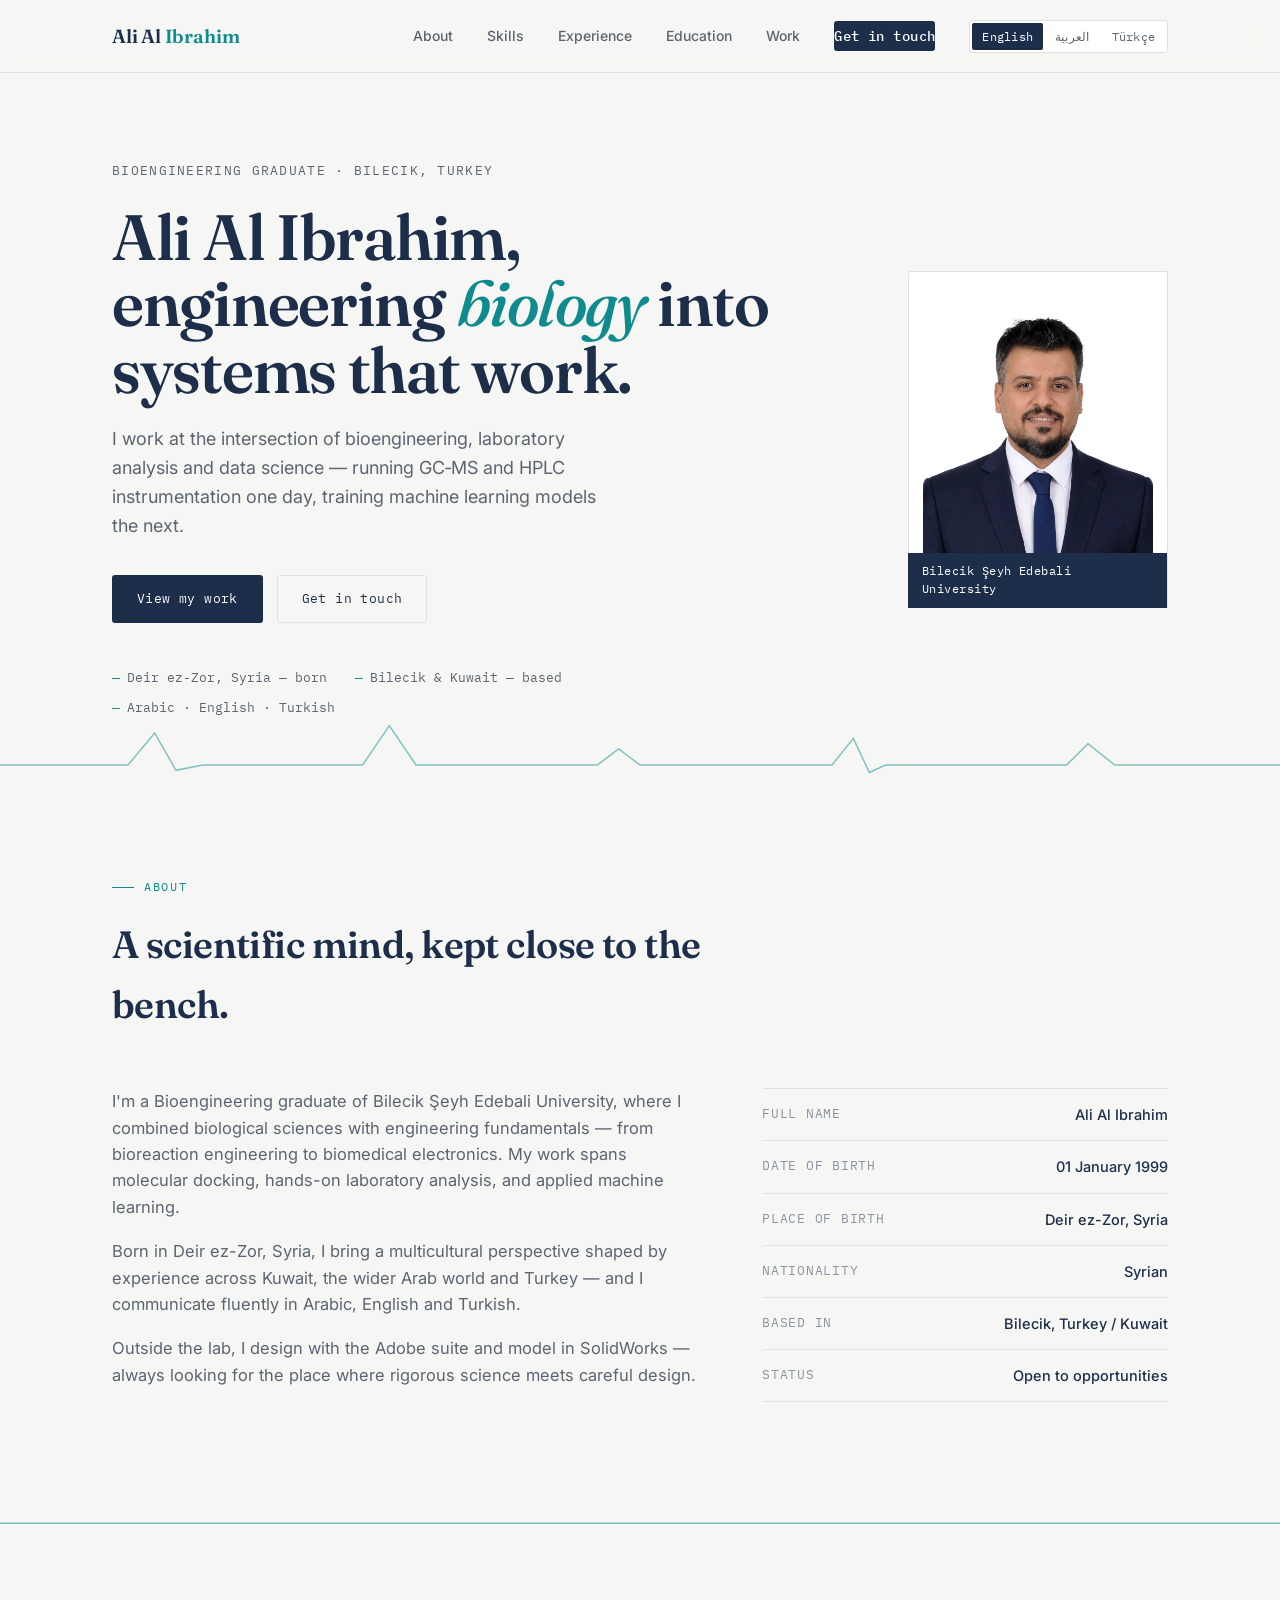
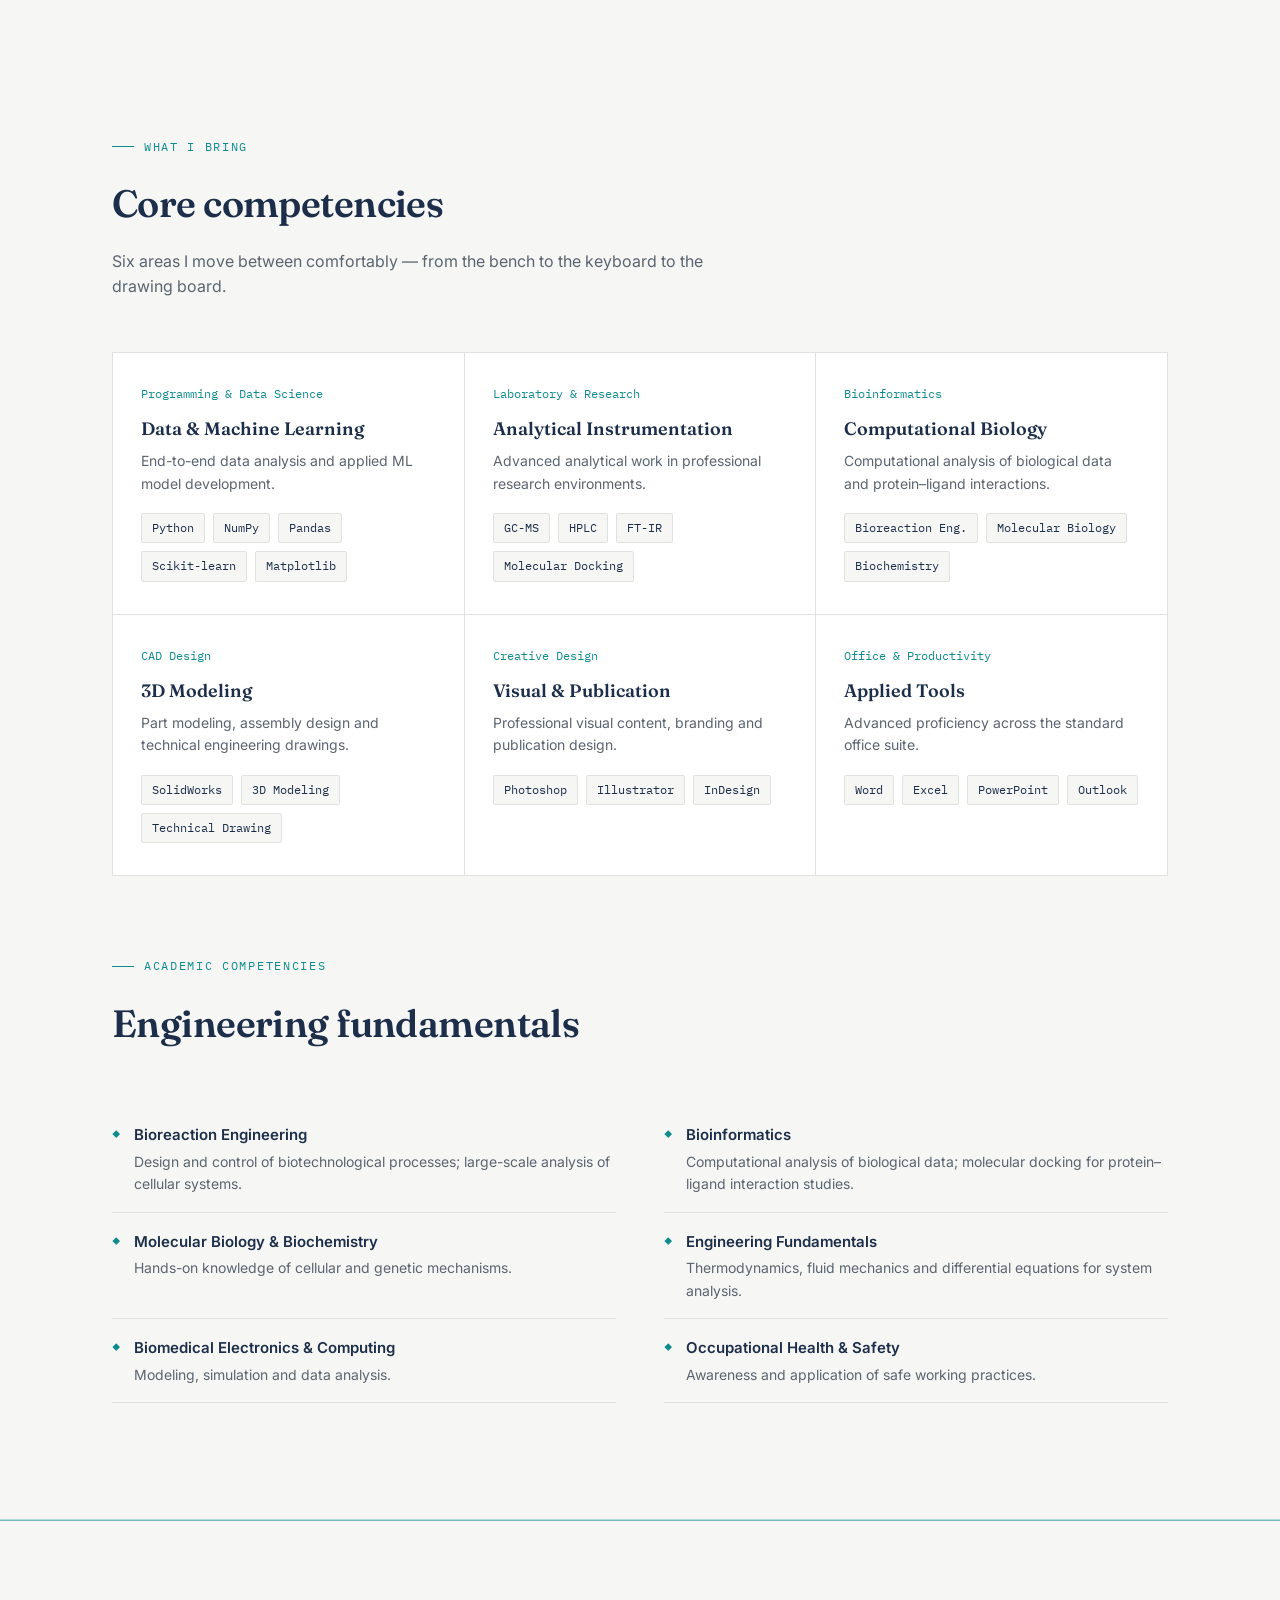
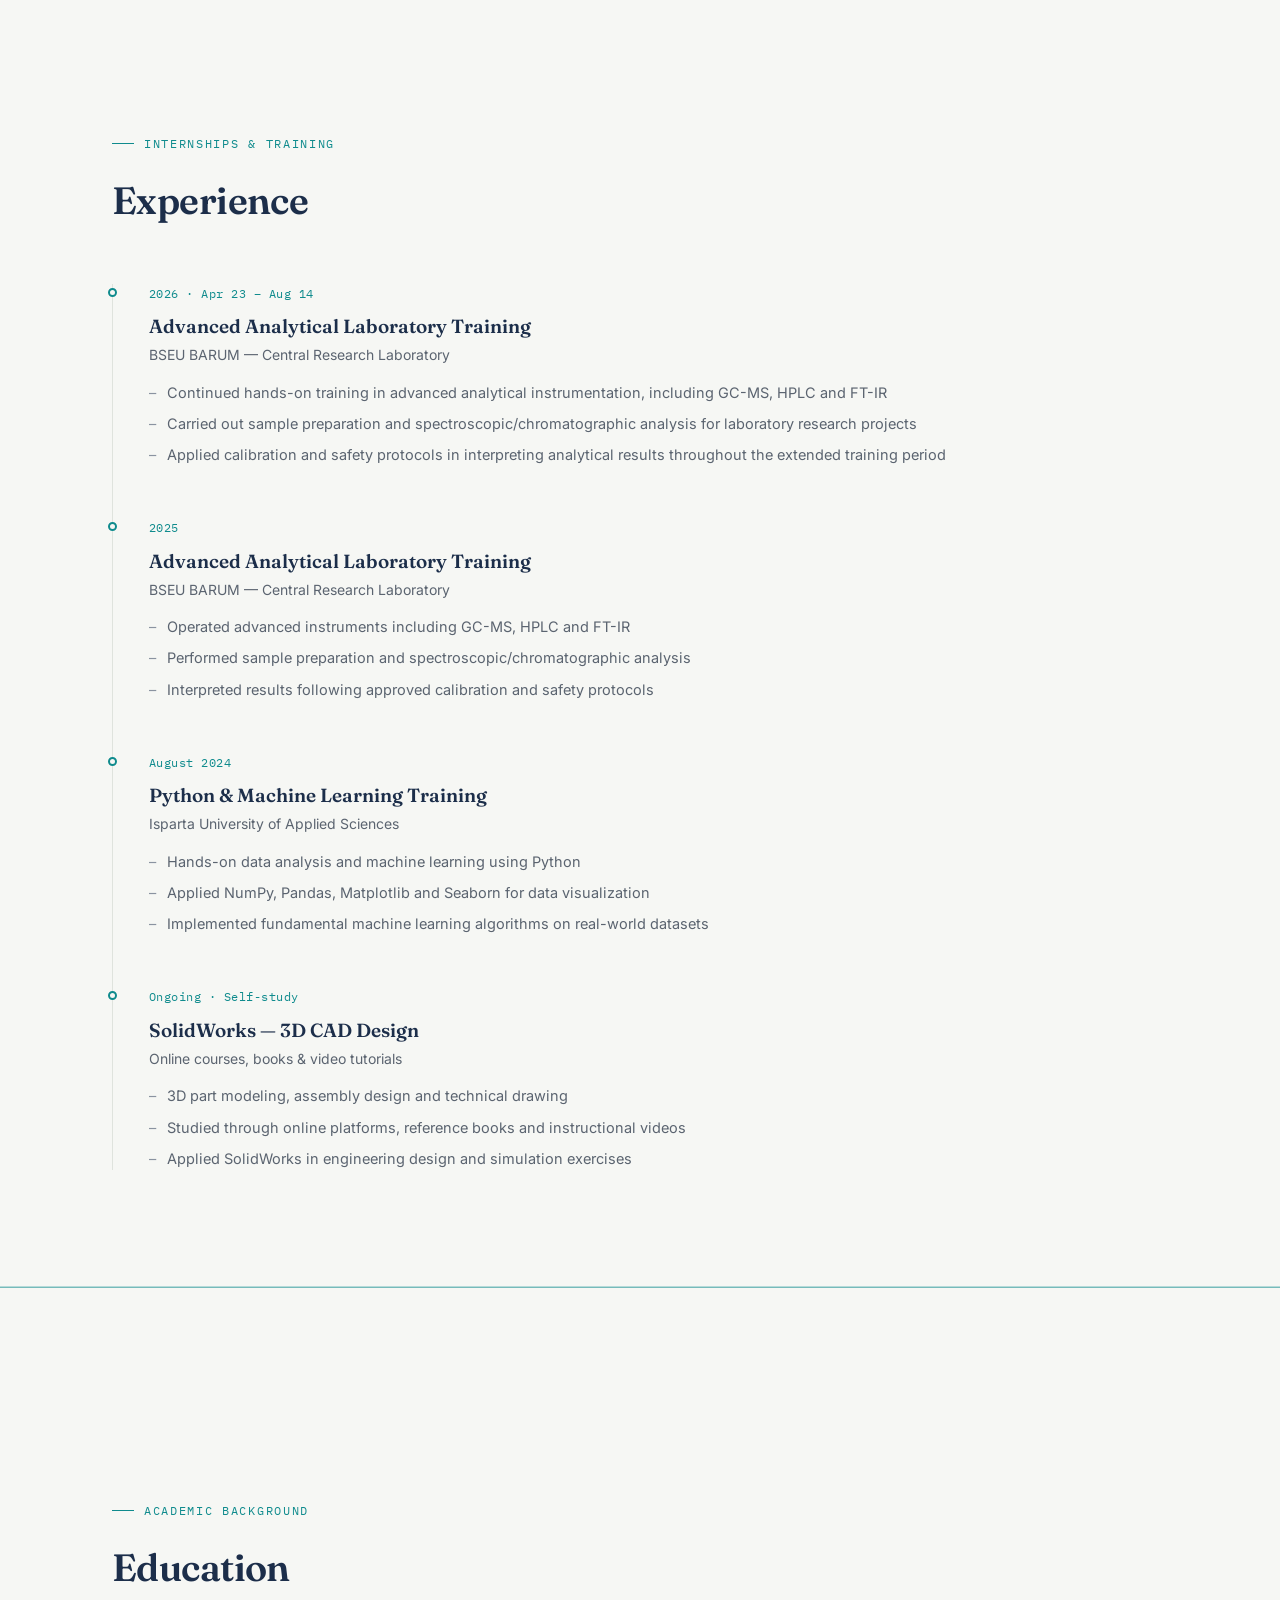
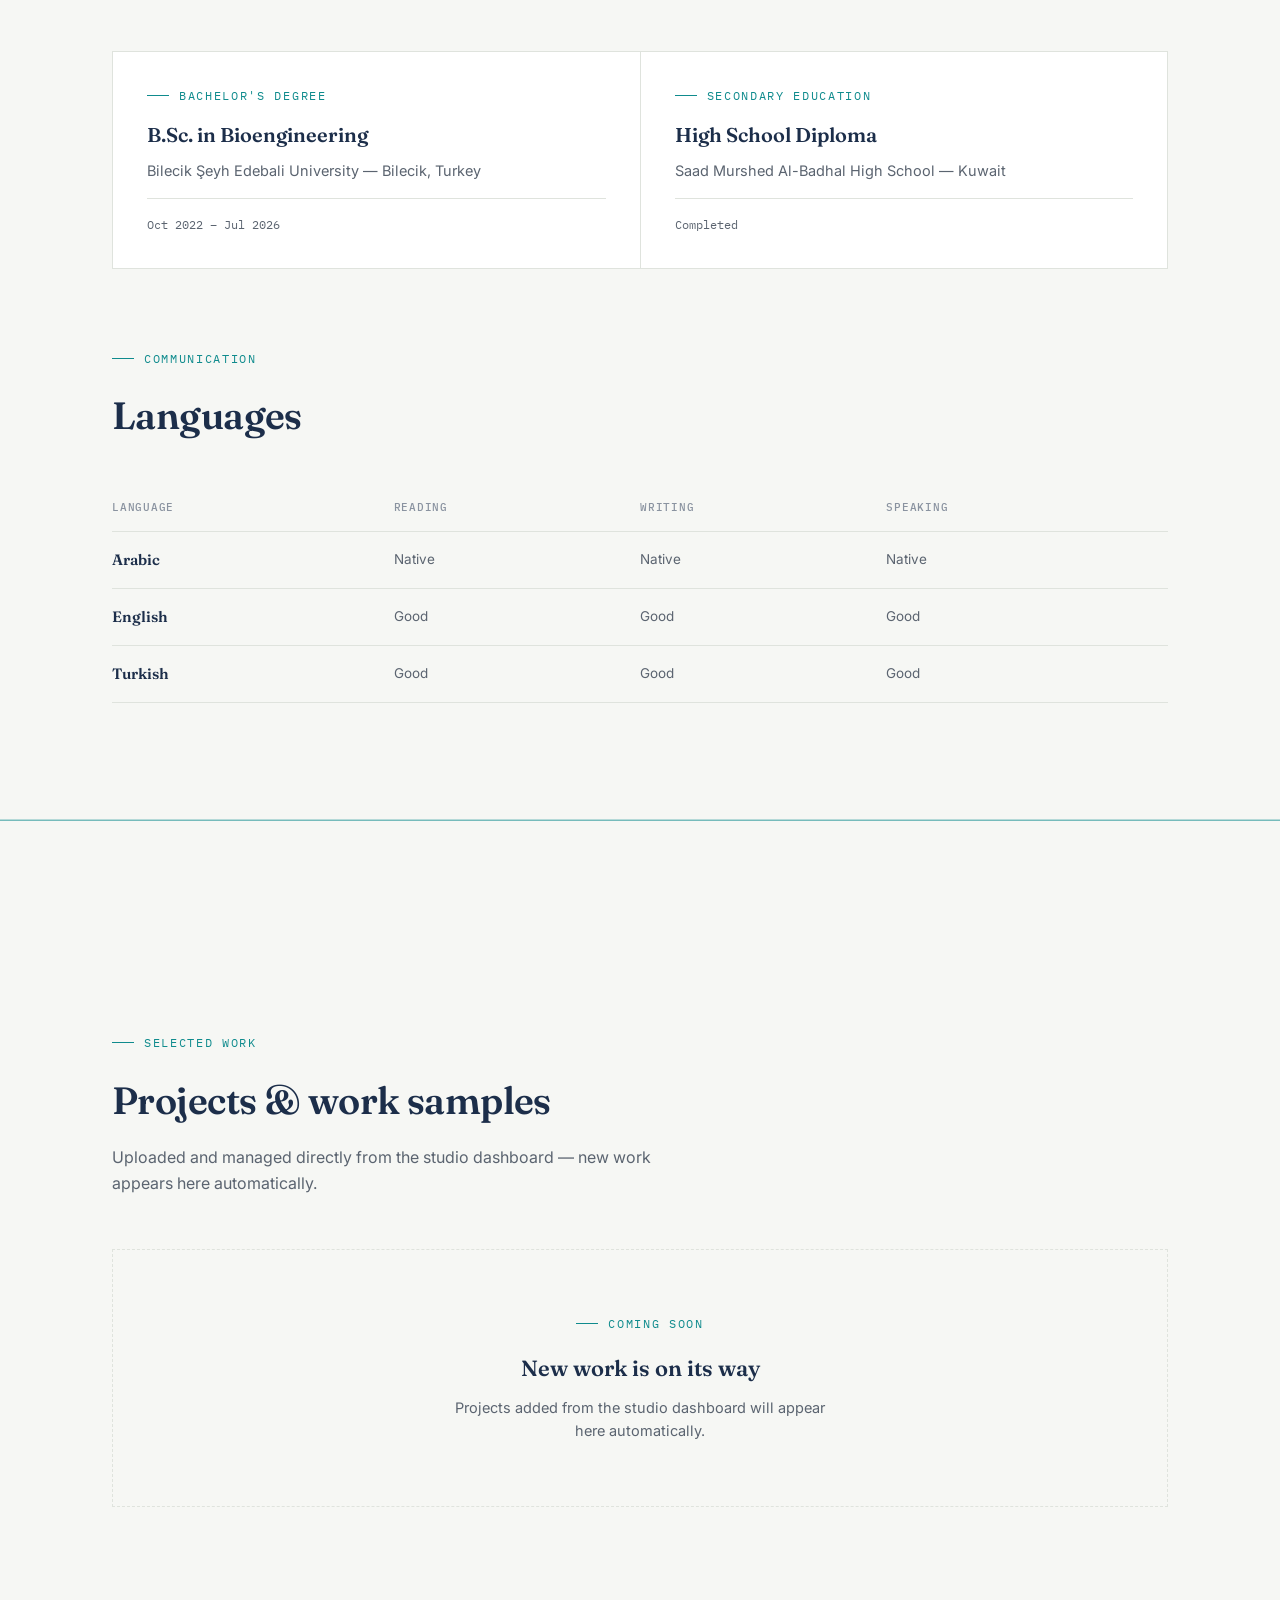
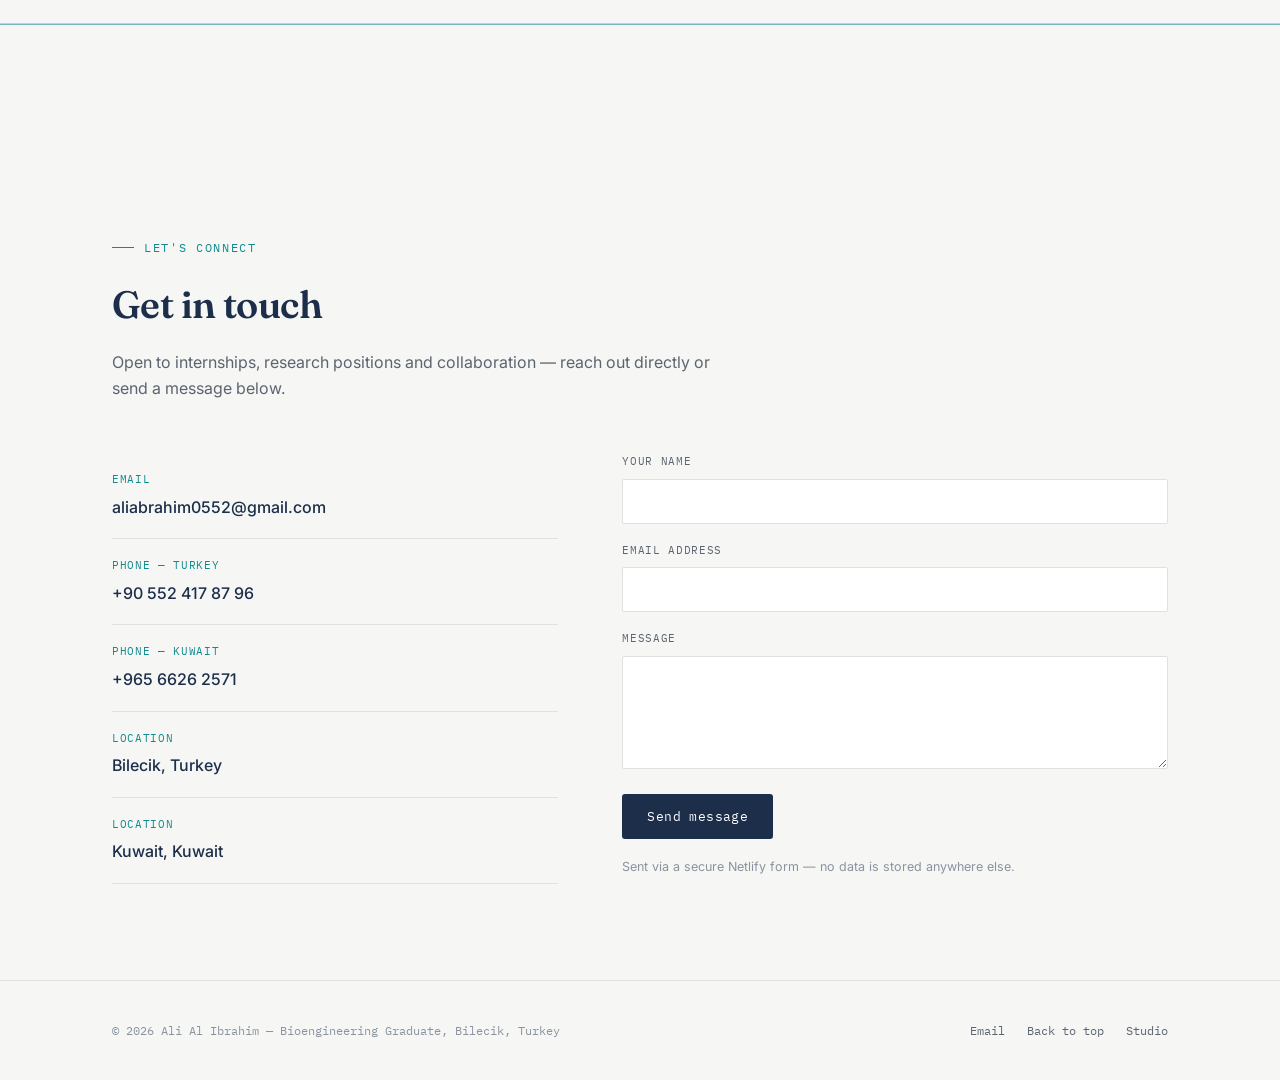
<file: index.html>
<!DOCTYPE html>
<html lang="en">
<head>
<meta charset="UTF-8">
<meta name="viewport" content="width=device-width, initial-scale=1.0">
<title>Ali Al Ibrahim — Bioengineering Graduate</title>
<meta name="description" content="Ali Al Ibrahim — Bioengineering graduate specializing in bioinformatics, laboratory analysis, machine learning and CAD design.">

<link rel="preconnect" href="https://fonts.googleapis.com">
<link rel="preconnect" href="https://fonts.gstatic.com" crossorigin>
<link href="https://fonts.googleapis.com/css2?family=Fraunces:ital,wght@0,500;0,600;1,500&family=Inter:wght@400;500;600&family=IBM+Plex+Mono:wght@400;500&family=Markazi+Text:wght@500;600;700&family=IBM+Plex+Sans+Arabic:wght@400;500;600&display=swap" rel="stylesheet">
<link rel="stylesheet" href="css/style.css">
</head>
<body>

<header class="site-header">
  <nav class="nav">
    <a href="#top" class="nav-brand">Ali Al <em>Ibrahim</em></a>
    <ul class="nav-links" id="navLinks">
      <li><a href="#about" data-i18n="nav.about">About</a></li>
      <li><a href="#skills" data-i18n="nav.skills">Skills</a></li>
      <li><a href="#experience" data-i18n="nav.experience">Experience</a></li>
      <li><a href="#education" data-i18n="nav.education">Education</a></li>
      <li><a href="#work" data-i18n="nav.work">Work</a></li>
      <li><a href="#contact" class="nav-cta" data-i18n="nav.contact">Get in touch</a></li>
      <li class="lang-switch" role="group" aria-label="Language">
        <button type="button" data-lang="en" aria-pressed="true">English</button>
        <button type="button" data-lang="ar" aria-pressed="false">العربية</button>
        <button type="button" data-lang="tr" aria-pressed="false">Türkçe</button>
      </li>
    </ul>
    <button class="nav-toggle" id="navToggle" aria-label="Toggle menu" aria-expanded="false">
      <span></span><span></span><span></span>
    </button>
  </nav>
</header>

<main id="top">

  <!-- ===================== HERO ===================== -->
  <section class="hero">
    <div class="container hero-grid">
      <div class="reveal in">
        <span class="hero-kicker" data-i18n="hero.kicker">Bioengineering Graduate · Bilecik, Turkey</span>
        <h1 data-i18n-html="hero.title.html">Ali Al Ibrahim,<br>engineering <span class="accent">biology</span> into systems that work.</h1>
        <p class="hero-lede" data-i18n="hero.lede">I work at the intersection of bioengineering, laboratory analysis and data science — running GC‑MS and HPLC instrumentation one day, training machine learning models the next.</p>
        <div class="hero-actions">
          <a href="#work" class="btn btn-primary" data-i18n="hero.cta.work">View my work</a>
          <a href="#contact" class="btn btn-ghost" data-i18n="hero.cta.contact">Get in touch</a>
        </div>
        <ul class="hero-meta">
          <li data-i18n="hero.meta1">Deir ez-Zor, Syria — born</li>
          <li data-i18n="hero.meta2">Bilecik &amp; Kuwait — based</li>
          <li data-i18n="hero.meta3">Arabic · English · Turkish</li>
        </ul>
      </div>
      <div class="hero-portrait reveal in">
        <div class="portrait-frame">
          <img src="assets/img/profile.jpg" alt="Portrait of Ali Al Ibrahim">
          <span class="portrait-tag" data-i18n="hero.portrait.tag">Bilecik Şeyh Edebali University</span>
        </div>
      </div>
    </div>
    <svg class="trace hero-trace" viewBox="0 0 1200 60" preserveAspectRatio="none" aria-hidden="true">
      <path d="M0,45 L120,45 L145,15 L165,50 L190,45 L340,45 L365,8 L390,45 L560,45 L580,30 L600,45 L780,45 L800,20 L815,52 L830,45 L1000,45 L1020,25 L1045,45 L1200,45"/>
    </svg>
  </section>

  <!-- ===================== ABOUT ===================== -->
  <section id="about">
    <div class="container">
      <div class="section-head reveal">
        <span class="eyebrow" data-i18n="about.eyebrow">About</span>
        <h2 data-i18n="about.h2">A scientific mind, kept close to the bench.</h2>
      </div>
      <div class="about-grid">
        <div class="about-body reveal">
          <p data-i18n="about.p1">I'm a Bioengineering graduate of Bilecik Şeyh Edebali University, where I combined biological sciences with engineering fundamentals — from bioreaction engineering to biomedical electronics. My work spans molecular docking, hands-on laboratory analysis, and applied machine learning.</p>
          <p data-i18n="about.p2">Born in Deir ez-Zor, Syria, I bring a multicultural perspective shaped by experience across Kuwait, the wider Arab world and Turkey — and I communicate fluently in Arabic, English and Turkish.</p>
          <p data-i18n="about.p3">Outside the lab, I design with the Adobe suite and model in SolidWorks — always looking for the place where rigorous science meets careful design.</p>
        </div>
        <ul class="info-list reveal">
          <li><span class="k" data-i18n="about.k.name">Full name</span><span class="v" data-i18n="about.v.name">Ali Al Ibrahim</span></li>
          <li><span class="k" data-i18n="about.k.dob">Date of birth</span><span class="v" data-i18n="about.v.dob">01 January 1999</span></li>
          <li><span class="k" data-i18n="about.k.pob">Place of birth</span><span class="v" data-i18n="about.v.pob">Deir ez-Zor, Syria</span></li>
          <li><span class="k" data-i18n="about.k.nat">Nationality</span><span class="v" data-i18n="about.v.nat">Syrian</span></li>
          <li><span class="k" data-i18n="about.k.based">Based in</span><span class="v" data-i18n="about.v.based">Bilecik, Turkey / Kuwait</span></li>
          <li><span class="k" data-i18n="about.k.status">Status</span><span class="v" data-i18n="about.v.status">Open to opportunities</span></li>
        </ul>
      </div>
    </div>
  </section>

  <svg class="trace trace-divider" viewBox="0 0 1200 40" preserveAspectRatio="none" aria-hidden="true"><path d="M0,20 L1200,20"/></svg>

  <!-- ===================== SKILLS ===================== -->
  <section id="skills">
    <div class="container">
      <div class="section-head reveal">
        <span class="eyebrow" data-i18n="skills.eyebrow">What I bring</span>
        <h2 data-i18n="skills.h2">Core competencies</h2>
        <p data-i18n="skills.p">Six areas I move between comfortably — from the bench to the keyboard to the drawing board.</p>
      </div>

      <div class="skills-grid reveal">
        <div class="skill-card">
          <span class="cat-num" data-i18n="skill1.cat">Programming &amp; Data Science</span>
          <h3 data-i18n="skill1.h3">Data &amp; Machine Learning</h3>
          <p class="desc" data-i18n="skill1.desc">End-to-end data analysis and applied ML model development.</p>
          <div class="tag-row">
            <span class="tag">Python</span><span class="tag">NumPy</span><span class="tag">Pandas</span><span class="tag">Scikit-learn</span><span class="tag">Matplotlib</span>
          </div>
        </div>
        <div class="skill-card">
          <span class="cat-num" data-i18n="skill2.cat">Laboratory &amp; Research</span>
          <h3 data-i18n="skill2.h3">Analytical Instrumentation</h3>
          <p class="desc" data-i18n="skill2.desc">Advanced analytical work in professional research environments.</p>
          <div class="tag-row">
            <span class="tag">GC-MS</span><span class="tag">HPLC</span><span class="tag">FT-IR</span><span class="tag">Molecular Docking</span>
          </div>
        </div>
        <div class="skill-card">
          <span class="cat-num" data-i18n="skill3.cat">Bioinformatics</span>
          <h3 data-i18n="skill3.h3">Computational Biology</h3>
          <p class="desc" data-i18n="skill3.desc">Computational analysis of biological data and protein–ligand interactions.</p>
          <div class="tag-row">
            <span class="tag">Bioreaction Eng.</span><span class="tag">Molecular Biology</span><span class="tag">Biochemistry</span>
          </div>
        </div>
        <div class="skill-card">
          <span class="cat-num" data-i18n="skill4.cat">CAD Design</span>
          <h3 data-i18n="skill4.h3">3D Modeling</h3>
          <p class="desc" data-i18n="skill4.desc">Part modeling, assembly design and technical engineering drawings.</p>
          <div class="tag-row">
            <span class="tag">SolidWorks</span><span class="tag">3D Modeling</span><span class="tag">Technical Drawing</span>
          </div>
        </div>
        <div class="skill-card">
          <span class="cat-num" data-i18n="skill5.cat">Creative Design</span>
          <h3 data-i18n="skill5.h3">Visual &amp; Publication</h3>
          <p class="desc" data-i18n="skill5.desc">Professional visual content, branding and publication design.</p>
          <div class="tag-row">
            <span class="tag">Photoshop</span><span class="tag">Illustrator</span><span class="tag">InDesign</span>
          </div>
        </div>
        <div class="skill-card">
          <span class="cat-num" data-i18n="skill6.cat">Office &amp; Productivity</span>
          <h3 data-i18n="skill6.h3">Applied Tools</h3>
          <p class="desc" data-i18n="skill6.desc">Advanced proficiency across the standard office suite.</p>
          <div class="tag-row">
            <span class="tag">Word</span><span class="tag">Excel</span><span class="tag">PowerPoint</span><span class="tag">Outlook</span>
          </div>
        </div>
      </div>

      <div class="section-head reveal" style="margin-top:80px;">
        <span class="eyebrow" data-i18n="academic.eyebrow">Academic competencies</span>
        <h2 data-i18n="academic.h2">Engineering fundamentals</h2>
      </div>
      <ul class="competency-list reveal">
        <li><div><span class="t" data-i18n="ac1.t">Bioreaction Engineering</span><span class="d" data-i18n="ac1.d">Design and control of biotechnological processes; large-scale analysis of cellular systems.</span></div></li>
        <li><div><span class="t" data-i18n="ac2.t">Bioinformatics</span><span class="d" data-i18n="ac2.d">Computational analysis of biological data; molecular docking for protein–ligand interaction studies.</span></div></li>
        <li><div><span class="t" data-i18n="ac3.t">Molecular Biology &amp; Biochemistry</span><span class="d" data-i18n="ac3.d">Hands-on knowledge of cellular and genetic mechanisms.</span></div></li>
        <li><div><span class="t" data-i18n="ac4.t">Engineering Fundamentals</span><span class="d" data-i18n="ac4.d">Thermodynamics, fluid mechanics and differential equations for system analysis.</span></div></li>
        <li><div><span class="t" data-i18n="ac5.t">Biomedical Electronics &amp; Computing</span><span class="d" data-i18n="ac5.d">Modeling, simulation and data analysis.</span></div></li>
        <li><div><span class="t" data-i18n="ac6.t">Occupational Health &amp; Safety</span><span class="d" data-i18n="ac6.d">Awareness and application of safe working practices.</span></div></li>
      </ul>
    </div>
  </section>

  <svg class="trace trace-divider" viewBox="0 0 1200 40" preserveAspectRatio="none" aria-hidden="true"><path d="M0,20 L1200,20"/></svg>

  <!-- ===================== EXPERIENCE ===================== -->
  <section id="experience">
    <div class="container">
      <div class="section-head reveal">
        <span class="eyebrow" data-i18n="experience.eyebrow">Internships &amp; training</span>
        <h2 data-i18n="experience.h2">Experience</h2>
      </div>
      <div class="timeline reveal">

        <div class="tl-item">
          <span class="tl-date" data-i18n="exp1.date">2026 · 23 Apr – 14 Aug</span>
          <h3 data-i18n="exp1.h3">Advanced Analytical Laboratory Training</h3>
          <span class="tl-org" data-i18n="exp1.org">BSEU BARUM — Central Research Laboratory</span>
          <ul>
            <li data-i18n="exp1.b1">Continued hands-on training in advanced analytical instrumentation, including GC-MS, HPLC and FT-IR</li>
            <li data-i18n="exp1.b2">Carried out sample preparation and spectroscopic/chromatographic analysis for laboratory research projects</li>
            <li data-i18n="exp1.b3">Applied calibration and safety protocols in interpreting analytical results throughout the extended training period</li>
          </ul>
        </div>

        <div class="tl-item">
          <span class="tl-date" data-i18n="exp2.date">2025</span>
          <h3 data-i18n="exp2.h3">Advanced Analytical Laboratory Training</h3>
          <span class="tl-org" data-i18n="exp2.org">BSEU BARUM — Central Research Laboratory</span>
          <ul>
            <li data-i18n="exp2.b1">Operated advanced instruments including GC-MS, HPLC and FT-IR</li>
            <li data-i18n="exp2.b2">Performed sample preparation and spectroscopic/chromatographic analysis</li>
            <li data-i18n="exp2.b3">Interpreted results following approved calibration and safety protocols</li>
          </ul>
        </div>

        <div class="tl-item">
          <span class="tl-date" data-i18n="exp3.date">August 2024</span>
          <h3 data-i18n="exp3.h3">Python &amp; Machine Learning Training</h3>
          <span class="tl-org" data-i18n="exp3.org">Isparta University of Applied Sciences</span>
          <ul>
            <li data-i18n="exp3.b1">Hands-on data analysis and machine learning using Python</li>
            <li data-i18n="exp3.b2">Applied NumPy, Pandas, Matplotlib and Seaborn for data visualization</li>
            <li data-i18n="exp3.b3">Implemented fundamental machine learning algorithms on real-world datasets</li>
          </ul>
        </div>

        <div class="tl-item">
          <span class="tl-date" data-i18n="exp4.date">Ongoing · Self-study</span>
          <h3 data-i18n="exp4.h3">SolidWorks — 3D CAD Design</h3>
          <span class="tl-org" data-i18n="exp4.org">Online courses, books &amp; video tutorials</span>
          <ul>
            <li data-i18n="exp4.b1">3D part modeling, assembly design and technical drawing</li>
            <li data-i18n="exp4.b2">Studied through online platforms, reference books and instructional videos</li>
            <li data-i18n="exp4.b3">Applied SolidWorks in engineering design and simulation exercises</li>
          </ul>
        </div>

      </div>
    </div>
  </section>

  <svg class="trace trace-divider" viewBox="0 0 1200 40" preserveAspectRatio="none" aria-hidden="true"><path d="M0,20 L1200,20"/></svg>

  <!-- ===================== EDUCATION ===================== -->
  <section id="education">
    <div class="container">
      <div class="section-head reveal">
        <span class="eyebrow" data-i18n="education.eyebrow">Academic background</span>
        <h2 data-i18n="education.h2">Education</h2>
      </div>
      <div class="edu-grid reveal">
        <div class="edu-card">
          <span class="eyebrow" data-i18n="edu1.eyebrow">Bachelor's degree</span>
          <h3 data-i18n="edu1.h3">B.Sc. in Bioengineering</h3>
          <span class="org" data-i18n="edu1.org">Bilecik Şeyh Edebali University — Bilecik, Turkey</span>
          <div class="edu-meta">
            <span class="date" data-i18n="edu1.date">Oct 2022 – Jul 2026</span>
          </div>
        </div>
        <div class="edu-card">
          <span class="eyebrow" data-i18n="edu2.eyebrow">Secondary education</span>
          <h3 data-i18n="edu2.h3">High School Diploma</h3>
          <span class="org" data-i18n="edu2.org">Saad Murshed Al-Badhal High School — Kuwait</span>
          <div class="edu-meta">
            <span class="date" data-i18n="edu2.date">Completed</span>
          </div>
        </div>
      </div>

      <div class="section-head reveal" style="margin-top:80px;">
        <span class="eyebrow" data-i18n="languages.eyebrow">Communication</span>
        <h2 data-i18n="languages.h2">Languages</h2>
      </div>
      <table class="lang-table reveal">
        <thead>
          <tr>
            <th data-i18n="lang.th.language">Language</th>
            <th data-i18n="lang.th.reading">Reading</th>
            <th data-i18n="lang.th.writing">Writing</th>
            <th data-i18n="lang.th.speaking">Speaking</th>
          </tr>
        </thead>
        <tbody>
          <tr>
            <td data-i18n="lang.arabic">Arabic</td>
            <td data-i18n="lang.native">Native</td>
            <td data-i18n="lang.native">Native</td>
            <td data-i18n="lang.native">Native</td>
          </tr>
          <tr>
            <td data-i18n="lang.english">English</td>
            <td data-i18n="lang.good">Good</td>
            <td data-i18n="lang.good">Good</td>
            <td data-i18n="lang.good">Good</td>
          </tr>
          <tr>
            <td data-i18n="lang.turkish">Turkish</td>
            <td data-i18n="lang.good">Good</td>
            <td data-i18n="lang.good">Good</td>
            <td data-i18n="lang.good">Good</td>
          </tr>
        </tbody>
      </table>
    </div>
  </section>

  <svg class="trace trace-divider" viewBox="0 0 1200 40" preserveAspectRatio="none" aria-hidden="true"><path d="M0,20 L1200,20"/></svg>

  <!-- ===================== PORTFOLIO / WORK ===================== -->
  <section id="work">
    <div class="container">
      <div class="section-head reveal">
        <span class="eyebrow" data-i18n="work.eyebrow">Selected work</span>
        <h2 data-i18n="work.h2">Projects &amp; work samples</h2>
        <p data-i18n="work.p">Uploaded and managed directly from the studio dashboard — new work appears here automatically.</p>
      </div>
      <div id="portfolioGrid" class="portfolio-grid reveal" aria-live="polite">
        <!-- Populated by js/portfolio.js. Falls back to .portfolio-empty below if none exist yet. -->
      </div>
    </div>
  </section>

  <svg class="trace trace-divider" viewBox="0 0 1200 40" preserveAspectRatio="none" aria-hidden="true"><path d="M0,20 L1200,20"/></svg>

  <!-- ===================== CONTACT ===================== -->
  <section id="contact">
    <div class="container">
      <div class="section-head reveal">
        <span class="eyebrow" data-i18n="contact.eyebrow">Let's connect</span>
        <h2 data-i18n="contact.h2">Get in touch</h2>
        <p data-i18n="contact.p">Open to internships, research positions and collaboration — reach out directly or send a message below.</p>
      </div>
      <div class="contact-wrap">
        <ul class="contact-list reveal">
          <li><span class="k" data-i18n="contact.k.email">Email</span><a class="v" href="mailto:aliabrahim0552@gmail.com">aliabrahim0552@gmail.com</a></li>
          <li><span class="k" data-i18n="contact.k.phoneTr">Phone — Turkey</span><a class="v" href="tel:+905524178796">+90 552 417 87 96</a></li>
          <li><span class="k" data-i18n="contact.k.phoneKw">Phone — Kuwait</span><a class="v" href="tel:+96566262571">+965 6626 2571</a></li>
          <li><span class="k" data-i18n="contact.k.loc">Location</span><span class="v" data-i18n="contact.v.locTr">Bilecik, Turkey</span></li>
          <li><span class="k" data-i18n="contact.k.loc">Location</span><span class="v" data-i18n="contact.v.locKw">Kuwait, Kuwait</span></li>
        </ul>

        <form class="form-grid reveal" name="contact" method="POST" data-netlify="true" netlify-honeypot="bot-field">
          <input type="hidden" name="form-name" value="contact">
          <p style="position:absolute; left:-9999px;">
            <label>Don't fill this out: <input name="bot-field"></label>
          </p>
          <div class="field">
            <label for="name" data-i18n="form.name">Your name</label>
            <input id="name" name="name" type="text" required>
          </div>
          <div class="field">
            <label for="email" data-i18n="form.email">Email address</label>
            <input id="email" name="email" type="email" required>
          </div>
          <div class="field">
            <label for="message" data-i18n="form.message">Message</label>
            <textarea id="message" name="message" rows="5" required></textarea>
          </div>
          <button type="submit" class="btn btn-primary" style="align-self:flex-start;" data-i18n="form.submit">Send message</button>
          <p class="form-note" data-i18n="form.note">Sent via a secure Netlify form — no data is stored anywhere else.</p>
        </form>
      </div>
    </div>
  </section>

</main>

<footer>
  <div class="container footer-row">
    <p data-i18n-copyright>© 2026 Ali Al Ibrahim — Bioengineering Graduate, Bilecik, Turkey</p>
    <div class="footer-links">
      <a href="mailto:aliabrahim0552@gmail.com" data-i18n="footer.email">Email</a>
      <a href="#top" data-i18n="footer.top">Back to top</a>
      <a href="/admin/" rel="nofollow" data-i18n="footer.studio">Studio</a>
    </div>
  </div>
</footer>

<script src="js/i18n.js"></script>
<script src="js/main.js"></script>
<script src="js/portfolio.js"></script>
</body>
</html>
</file>
<file: css/style.css>
/* ============================================================
   Ali Al Ibrahim — Bioengineering Portfolio
   Design tokens
   ============================================================ */
:root{
  --ink:        #10151C;
  --navy:       #1C2E4A;
  --navy-2:     #142238;
  --teal:       #0F8B8D;
  --teal-dim:   #0F8B8D22;
  --paper:      #F6F7F4;
  --paper-2:    #FFFFFF;
  --line:       #DFE3DD;
  --slate:      #5B6470;
  --slate-2:    #8A93A0;

  --font-display: "Fraunces", Georgia, "Times New Roman", serif;
  --font-body:    "Inter", -apple-system, BlinkMacSystemFont, "Segoe UI", sans-serif;
  --font-mono:    "IBM Plex Mono", ui-monospace, "SFMono-Regular", Menlo, monospace;

  --maxw: 1120px;
  --radius: 3px;
}

/* Per-language font stacks. Latin (en / tr) uses the editorial pairing;
   Arabic swaps in matching Arabic-script families so headings keep an
   editorial serif feel and body text stays highly legible. */
:root[lang="ar"]{
  --font-display: "Markazi Text", serif;
  --font-body:    "IBM Plex Sans Arabic", "Inter", sans-serif;
  --font-mono:    "IBM Plex Sans Arabic", sans-serif;
}

*,*::before,*::after{ box-sizing:border-box; }
html{ scroll-behavior:smooth; }
body{
  margin:0;
  background:var(--paper);
  color:var(--ink);
  font-family:var(--font-body);
  font-size:16px;
  line-height:1.6;
  -webkit-font-smoothing:antialiased;
}
[lang="ar"] body{ font-size:16.5px; line-height:1.8; }
[dir="rtl"] .eyebrow{ letter-spacing:0; }
img{ max-width:100%; display:block; }
a{ color:inherit; text-decoration:none; }
ul{ margin:0; padding:0; list-style:none; }
h1,h2,h3,h4{ margin:0; font-family:var(--font-display); font-weight:600; color:var(--navy); }
p{ margin:0; }
section{ padding:96px 0; }
.container{ max-width:var(--maxw); margin:0 auto; padding:0 32px; }

:focus-visible{ outline:2px solid var(--teal); outline-offset:3px; }

@media (prefers-reduced-motion: reduce){
  *{ animation-duration:0.01ms !important; animation-iteration-count:1 !important; transition-duration:0.01ms !important; scroll-behavior:auto !important; }
}

/* ---------- Eyebrow / mono labels ---------- */
.eyebrow{
  font-family:var(--font-mono);
  font-size:12px;
  letter-spacing:.14em;
  text-transform:uppercase;
  color:var(--teal);
  display:flex;
  align-items:center;
  gap:10px;
  margin-bottom:18px;
}
.eyebrow::before{
  content:"";
  width:22px; height:1px;
  background:var(--teal);
  display:inline-block;
}

/* ---------- Spectral trace signature (chromatogram / spectrum line) ---------- */
.trace{ display:block; width:100%; height:auto; }
.trace path{ fill:none; stroke:var(--teal); stroke-width:1.4; }
.trace-divider{ margin:0 0 96px; opacity:.55; }
.hero-trace{ position:absolute; inset:auto 0 0 0; opacity:.5; pointer-events:none; }

/* ============================================================
   Header / Nav
   ============================================================ */
header.site-header{
  position:sticky; top:0; z-index:50;
  background:rgba(246,247,244,.88);
  backdrop-filter:saturate(160%) blur(8px);
  border-bottom:1px solid var(--line);
}
.nav{
  max-width:var(--maxw); margin:0 auto; padding:0 32px;
  display:flex; align-items:center; justify-content:space-between;
  height:72px;
}
.nav-brand{
  font-family:var(--font-display); font-weight:600; font-size:19px; color:var(--navy);
  letter-spacing:-.01em;
}
.nav-brand em{ color:var(--teal); font-style:normal; }
.nav-links{ display:flex; gap:34px; align-items:center; }
.nav-links a{
  font-size:14px; color:var(--slate); font-weight:500;
  position:relative; padding:6px 0;
  transition:color .2s ease;
}
.nav-links a:hover{ color:var(--navy); }
.nav-links a::after{
  content:""; position:absolute; left:0; right:0; bottom:0; height:1px;
  background:var(--teal); transform:scaleX(0); transform-origin:left;
  transition:transform .25s ease;
}
.nav-links a:hover::after{ transform:scaleX(1); }
.nav-cta{
  font-family:var(--font-mono); font-size:12.5px; letter-spacing:.03em;
  background:var(--navy); color:#fff !important; padding:9px 18px; border-radius:var(--radius);
  transition:background .2s ease;
}
.nav-cta:hover{ background:var(--navy-2); }
.nav-toggle{ display:none; background:none; border:0; cursor:pointer; padding:8px; }
.nav-toggle span{ display:block; width:22px; height:2px; background:var(--navy); margin:5px 0; }

/* ---------- Language switcher ---------- */
.lang-switch{
  display:flex; align-items:center; gap:2px;
  border:1px solid var(--line); border-radius:3px; padding:2px;
  background:var(--paper-2);
}
.lang-switch button{
  font-family:var(--font-mono); font-size:11.5px; letter-spacing:.02em;
  background:none; border:0; cursor:pointer; color:var(--slate);
  padding:6px 10px; border-radius:2px; transition:background .2s ease,color .2s ease;
}
.lang-switch button:hover{ color:var(--navy); }
.lang-switch button[aria-pressed="true"]{ background:var(--navy); color:#fff; }

/* ============================================================
   Hero
   ============================================================ */
.hero{
  position:relative;
  padding:88px 0 64px;
  overflow:hidden;
}
.hero-grid{
  display:grid;
  grid-template-columns:1.4fr .6fr;
  gap:56px;
  align-items:center;
}
.hero-kicker{
  font-family:var(--font-mono); font-size:13px; letter-spacing:.1em; text-transform:uppercase;
  color:var(--slate); margin-bottom:22px; display:block;
}
.hero h1{
  font-size:clamp(40px,5.6vw,64px);
  line-height:1.04;
  letter-spacing:-.02em;
  margin-bottom:22px;
}
.hero h1 .accent{ color:var(--teal); font-style:italic; font-weight:500; }
.hero-lede{
  font-size:18px; color:var(--slate); max-width:46ch; margin-bottom:34px;
}
.hero-actions{ display:flex; gap:14px; flex-wrap:wrap; margin-bottom:44px; }
.btn{
  font-family:var(--font-mono); font-size:13px; letter-spacing:.03em;
  padding:13px 24px; border-radius:var(--radius);
  display:inline-flex; align-items:center; gap:8px;
  transition:all .2s ease; border:1px solid transparent;
}
.btn-primary{ background:var(--navy); color:#fff; }
.btn-primary:hover{ background:var(--navy-2); transform:translateY(-1px); }
.btn-ghost{ border-color:var(--line); color:var(--navy); }
.btn-ghost:hover{ border-color:var(--navy); }

.hero-meta{
  display:flex; flex-wrap:wrap; gap:10px 28px;
  font-family:var(--font-mono); font-size:12.5px; color:var(--slate);
}
.hero-meta li{ display:flex; align-items:center; gap:7px; }
.hero-meta li::before{ content:"—"; color:var(--teal); }

.hero-portrait{ position:relative; max-width:260px; margin-inline-start:auto; }
.portrait-frame{
  position:relative;
  border:1px solid var(--line);
  padding:14px;
  background:var(--paper-2);
  border-radius:2px;
}
.portrait-frame img{
  width:100%; aspect-ratio:3/4; object-fit:cover; object-position:top center;
  filter:grayscale(14%) contrast(1.02);
}
.portrait-tag{
  position:absolute; left:-1px; bottom:-1px;
  background:var(--navy); color:#fff;
  font-family:var(--font-mono); font-size:11.5px; letter-spacing:.04em;
  padding:9px 14px;
}

/* ============================================================
   Section heading pattern
   ============================================================ */
.section-head{ margin-bottom:52px; max-width:60ch; }
.section-head h2{ font-size:clamp(28px,3.4vw,38px); letter-spacing:-.015em; }
.section-head p{ color:var(--slate); margin-top:14px; font-size:16px; }

/* ============================================================
   About
   ============================================================ */
.about-grid{ display:grid; grid-template-columns:1.3fr .9fr; gap:64px; }
.about-body p{ color:var(--slate); font-size:16.5px; margin-bottom:18px; }
.about-body strong{ color:var(--navy); font-weight:600; }
.info-list{ border-top:1px solid var(--line); }
.info-list li{
  display:flex; justify-content:space-between; gap:16px;
  padding:14px 0; border-bottom:1px solid var(--line);
  font-size:14.5px;
}
.info-list .k{ font-family:var(--font-mono); color:var(--slate-2); font-size:12.5px; text-transform:uppercase; letter-spacing:.06em; }
.info-list .v{ color:var(--navy); font-weight:500; text-align:right; }

/* ============================================================
   Skills
   ============================================================ */
.skills-grid{ display:grid; grid-template-columns:repeat(3,1fr); gap:1px; background:var(--line); border:1px solid var(--line); }
.skill-card{ background:var(--paper-2); padding:32px 28px; }
.skill-card h3{ font-size:18px; margin-bottom:6px; }
.skill-card .cat-num{ font-family:var(--font-mono); font-size:11.5px; color:var(--teal); display:block; margin-bottom:12px; }
.skill-card p.desc{ color:var(--slate); font-size:14px; margin-bottom:18px; }
.tag-row{ display:flex; flex-wrap:wrap; gap:8px; }
.tag{
  font-family:var(--font-mono); font-size:11.5px; color:var(--navy);
  border:1px solid var(--line); padding:5px 10px; border-radius:2px;
  background:var(--paper);
}

/* Academic competencies */
.competency-list{ display:grid; grid-template-columns:1fr 1fr; gap:0 48px; margin-top:8px; }
.competency-list li{
  padding:16px 0; border-bottom:1px solid var(--line);
  display:flex; gap:14px; align-items:baseline;
}
.competency-list li::before{ content:"◆"; color:var(--teal); font-size:8px; position:relative; top:-3px; }
.competency-list .t{ color:var(--navy); font-weight:600; font-size:15px; }
.competency-list .d{ color:var(--slate); font-size:14px; display:block; margin-top:3px; }

/* ============================================================
   Experience timeline
   ============================================================ */
.timeline{ position:relative; padding-left:36px; border-left:1px solid var(--line); }
.tl-item{ position:relative; padding-bottom:52px; }
.tl-item:last-child{ padding-bottom:0; }
.tl-item::before{
  content:""; position:absolute; left:-41px; top:4px;
  width:9px; height:9px; border-radius:50%;
  background:var(--paper); border:2px solid var(--teal);
}
.tl-date{ font-family:var(--font-mono); font-size:12px; color:var(--teal); letter-spacing:.04em; display:block; margin-bottom:8px; }
.tl-item h3{ font-size:19px; margin-bottom:3px; }
.tl-org{ color:var(--slate); font-size:14px; margin-bottom:14px; display:block; }
.tl-item ul{ display:flex; flex-direction:column; gap:8px; }
.tl-item ul li{ font-size:14.5px; color:var(--slate); padding-left:18px; position:relative; }
.tl-item ul li::before{ content:"–"; position:absolute; left:0; color:var(--slate-2); }

/* ============================================================
   Education
   ============================================================ */
.edu-grid{ display:grid; grid-template-columns:1fr 1fr; gap:1px; background:var(--line); border:1px solid var(--line); }
.edu-card{ background:var(--paper-2); padding:34px; }
.edu-card .eyebrow{ margin-bottom:14px; }
.edu-card h3{ font-size:20px; margin-bottom:8px; }
.edu-card .org{ color:var(--slate); font-size:14.5px; margin-bottom:16px; display:block; }
.edu-meta{ display:flex; justify-content:flex-start; align-items:center; border-top:1px solid var(--line); padding-top:16px; margin-top:auto; }
.edu-meta .date{ font-family:var(--font-mono); font-size:12px; color:var(--slate); }

/* Languages */
.lang-table{ width:100%; border-collapse:collapse; margin-top:12px; }
.lang-table th{
  font-family:var(--font-mono); font-size:11px; text-transform:uppercase; letter-spacing:.07em;
  color:var(--slate-2); text-align:left; font-weight:500; padding:0 0 14px; border-bottom:1px solid var(--line);
}
.lang-table td{ padding:16px 0; border-bottom:1px solid var(--line); font-size:15px; }
.lang-table td:first-child{ font-family:var(--font-display); color:var(--navy); font-weight:600; }
.lang-table td:not(:first-child){ color:var(--slate); font-size:13.5px; }

/* ============================================================
   Portfolio
   ============================================================ */
.portfolio-grid{ display:grid; grid-template-columns:repeat(auto-fill,minmax(300px,1fr)); gap:28px; }
.work-card{
  background:var(--paper-2); border:1px solid var(--line);
  overflow:hidden; display:flex; flex-direction:column;
  transition:transform .25s ease, box-shadow .25s ease;
}
.work-card:hover{ transform:translateY(-3px); box-shadow:0 20px 40px -24px rgba(16,21,28,.3); }
.work-thumb{ aspect-ratio:16/10; background:var(--paper); overflow:hidden; }
.work-thumb img{ width:100%; height:100%; object-fit:cover; }
.work-body{ padding:22px 22px 24px; display:flex; flex-direction:column; gap:10px; flex:1; }
.work-date{ font-family:var(--font-mono); font-size:11px; color:var(--teal); letter-spacing:.05em; }
.work-body h3{ font-size:17px; }
.work-body p{ color:var(--slate); font-size:14px; flex:1; }
.work-links{ display:flex; gap:16px; margin-top:6px; }
.work-links a{ font-family:var(--font-mono); font-size:12px; color:var(--navy); border-bottom:1px solid var(--teal); padding-bottom:1px; }

.portfolio-empty{
  border:1px dashed var(--line); padding:64px 32px; text-align:center;
  color:var(--slate);
}
.portfolio-empty .eyebrow{ justify-content:center; }
.portfolio-empty h3{ font-size:22px; margin-bottom:10px; }
.portfolio-empty p{ max-width:44ch; margin:0 auto; font-size:14.5px; }

/* ============================================================
   Contact
   ============================================================ */
.contact-wrap{ display:grid; grid-template-columns:.9fr 1.1fr; gap:64px; }
.contact-list li{ padding:18px 0; border-bottom:1px solid var(--line); }
.contact-list .k{ font-family:var(--font-mono); font-size:11px; color:var(--teal); text-transform:uppercase; letter-spacing:.06em; display:block; margin-bottom:6px; }
.contact-list .v{ font-size:16px; color:var(--navy); font-weight:500; }
.contact-list a.v:hover{ color:var(--teal); }

.form-grid{ display:flex; flex-direction:column; gap:18px; }
.field label{
  display:block; font-family:var(--font-mono); font-size:11px; text-transform:uppercase; letter-spacing:.06em;
  color:var(--slate); margin-bottom:8px;
}
.field input,.field textarea{
  width:100%; border:1px solid var(--line); background:var(--paper-2);
  padding:13px 14px; font-family:var(--font-body); font-size:14.5px; color:var(--ink);
  border-radius:2px; resize:vertical;
}
.field input:focus,.field textarea:focus{ outline:none; border-color:var(--teal); }
.form-note{ font-size:12.5px; color:var(--slate-2); }

/* ============================================================
   Footer
   ============================================================ */
footer{ border-top:1px solid var(--line); padding:40px 0; }
.footer-row{ display:flex; justify-content:space-between; align-items:center; flex-wrap:wrap; gap:14px; }
.footer-row p{ font-family:var(--font-mono); font-size:12px; color:var(--slate-2); }
.footer-links{ display:flex; gap:22px; }
.footer-links a{ font-family:var(--font-mono); font-size:12px; color:var(--slate); }
.footer-links a:hover{ color:var(--teal); }

/* ============================================================
   Reveal-on-scroll (progressive enhancement — content is fully
   visible by default; JS opts in to the hidden→revealed animation
   only once it confirms it can run, so nothing depends on JS to
   simply be readable)
   ============================================================ */
.js .reveal{ opacity:0; transform:translateY(18px); transition:opacity .6s ease, transform .6s ease; }
.js .reveal.in{ opacity:1; transform:none; }

/* ============================================================
   Responsive
   ============================================================ */
@media (max-width:920px){
  .hero-grid{ grid-template-columns:1fr; }
  .hero-portrait{ max-width:220px; margin:0 auto; }
  .about-grid{ grid-template-columns:1fr; gap:40px; }
  .skills-grid{ grid-template-columns:1fr 1fr; }
  .competency-list{ grid-template-columns:1fr; }
  .edu-grid{ grid-template-columns:1fr; }
  .contact-wrap{ grid-template-columns:1fr; gap:44px; }
}
@media (max-width:720px){
  .nav-links{
    position:fixed; inset:72px 0 0 0; background:var(--paper);
    flex-direction:column; padding:32px; gap:22px; align-items:flex-start;
    transform:translateX(100%); transition:transform .3s ease; border-top:1px solid var(--line);
  }
  .nav-links.open{ transform:translateX(0); }
  .nav-toggle{ display:block; }
  section{ padding:56px 0; }
  .skills-grid{ grid-template-columns:1fr; }
}

/* Small phones: tighten spacing and give the hero a cleaner, app-like feel */
@media (max-width:480px){
  .container{ padding:0 20px; }
  .nav{ height:64px; }
  .nav-brand{ font-size:17px; }
  .hero{ padding:56px 0 40px; }
  .hero-portrait{ max-width:150px; }
  .portrait-tag{ font-size:10px; padding:7px 10px; }
  .hero-actions{ flex-direction:column; align-items:stretch; }
  .btn{ justify-content:center; }
  .hero-meta{ gap:8px 18px; }
  section{ padding:44px 0; }
  .section-head{ margin-bottom:36px; }
  .lang-table{ font-size:13px; }
  .lang-table th{ font-size:10px; }
}

/* ============================================================
   RTL (Arabic) adjustments
   Flexbox and Grid already mirror automatically with dir="rtl";
   these overrides only fix the handful of hand-positioned elements
   that use physical left/right offsets.
   ============================================================ */
[dir="rtl"] .timeline{ border-left:0; border-right:1px solid var(--line); padding-left:0; padding-right:36px; }
[dir="rtl"] .tl-item::before{ left:auto; right:-41px; }
[dir="rtl"] .tl-item ul li{ padding-left:0; padding-right:18px; }
[dir="rtl"] .tl-item ul li::before{ left:auto; right:0; }

[dir="rtl"] .portrait-tag{ left:auto; right:-1px; }

[dir="rtl"] .info-list .v{ text-align:left; }

[dir="rtl"] .nav-links{ transform:translateX(-100%); }
[dir="rtl"] .nav-links.open{ transform:translateX(0); }

[dir="rtl"] .hero h1 .accent{ font-style:normal; }
</file>
